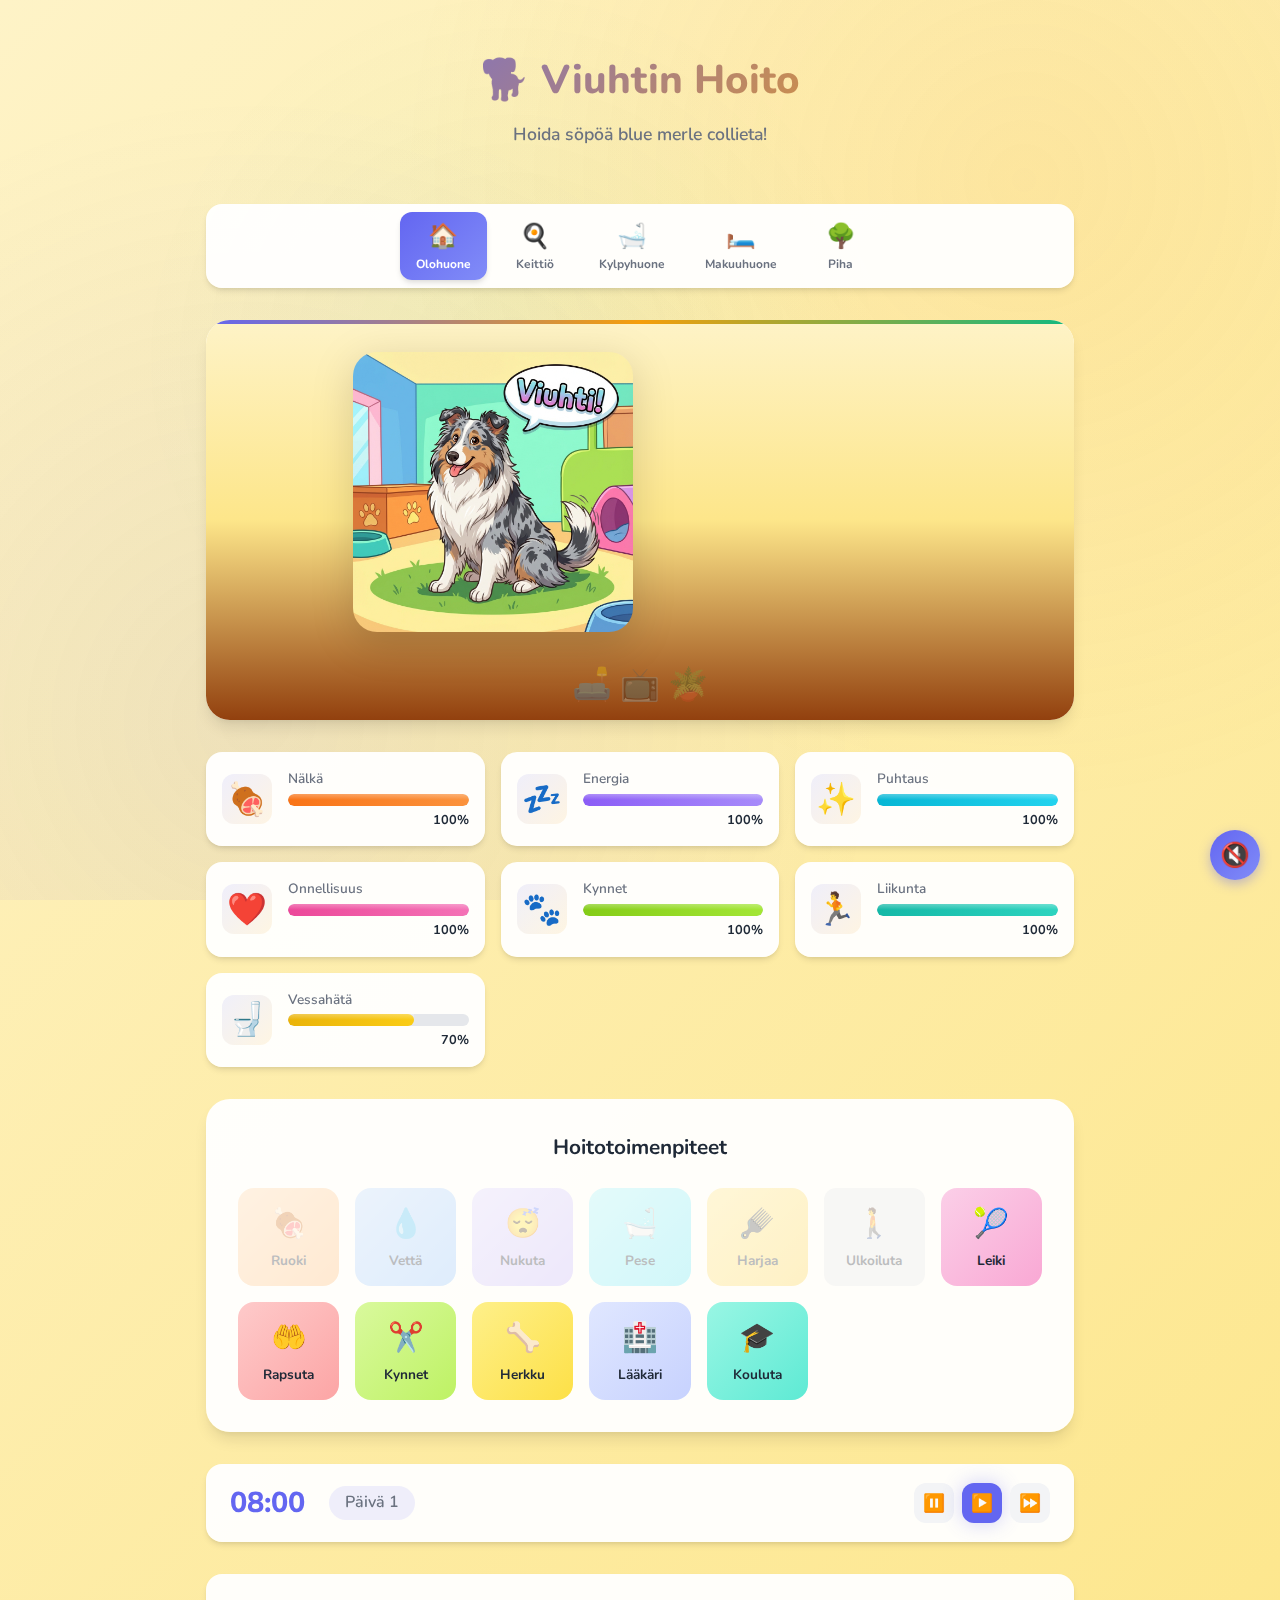
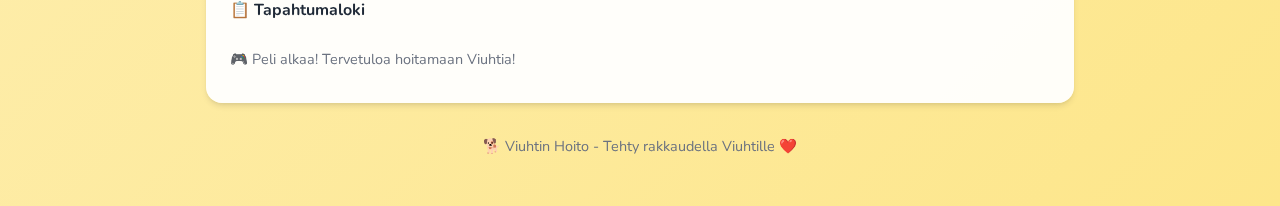
<file: Viuhtin_Hoito copy/index.html>
<!DOCTYPE html>
<html lang="fi">

<head>
    <meta charset="UTF-8">
    <meta name="viewport" content="width=device-width, initial-scale=1.0">
    <meta name="description"
        content="Viuhtin Hoito - Hoida söpöä blue merle collie -koiraa! Ruoki, pese, ulkoiluta ja leiki Viuhtin kanssa.">
    <title>Viuhtin Hoito - Koiranhoitopeli</title>
    <link rel="preconnect" href="https://fonts.googleapis.com">
    <link rel="preconnect" href="https://fonts.gstatic.com" crossorigin>
    <link href="https://fonts.googleapis.com/css2?family=Nunito:wght@400;600;700;800&display=swap" rel="stylesheet">
    <link rel="stylesheet" href="styles.css">
    <link rel="stylesheet" href="minigames.css">
</head>

<body>
    <div class="game-container">
        <!-- Header -->
        <header class="game-header">
            <h1>🐕 Viuhtin Hoito</h1>
            <p class="subtitle">Hoida söpöä blue merle collieta!</p>
        </header>

        <!-- Main Game Area -->
        <main class="game-main">
            <!-- Room Navigation -->
            <nav class="room-navigation">
                <button class="room-btn active" data-room="living" id="room-living">
                    <span class="room-icon">🏠</span>
                    <span class="room-name">Olohuone</span>
                </button>
                <button class="room-btn" data-room="kitchen" id="room-kitchen">
                    <span class="room-icon">🍳</span>
                    <span class="room-name">Keittiö</span>
                </button>
                <button class="room-btn" data-room="bathroom" id="room-bathroom">
                    <span class="room-icon">🛁</span>
                    <span class="room-name">Kylpyhuone</span>
                </button>
                <button class="room-btn" data-room="bedroom" id="room-bedroom">
                    <span class="room-icon">🛏️</span>
                    <span class="room-name">Makuuhuone</span>
                </button>
                <button class="room-btn" data-room="yard" id="room-yard">
                    <span class="room-icon">🌳</span>
                    <span class="room-name">Piha</span>
                </button>
            </nav>

            <!-- Viuhti Display Area with Room Background -->
            <section class="viuhti-section" id="viuhti-section">
                <div class="room-background" id="room-background">
                    <div class="room-decor" id="room-decor"></div>
                </div>
                <div class="viuhti-container">
                    <img id="viuhti-image" src="assets/viuhti_happy.png" alt="Viuhti koira" class="viuhti-image">
                    <div id="viuhti-speech" class="speech-bubble hidden">
                        <p id="speech-text"></p>
                    </div>
                    <div id="action-animation" class="action-animation hidden"></div>
                    <!-- Poop on floor container -->
                    <div id="poop-floor" class="poop-floor-overlay"></div>
                </div>
                <p id="viuhti-status" class="viuhti-status">Viuhti on iloinen! 🐾</p>
                <p id="room-indicator" class="room-indicator">📍 Olohuone</p>
            </section>

            <!-- Stats Section -->
            <section class="stats-section">
                <div class="stat-card">
                    <div class="stat-icon">🍖</div>
                    <div class="stat-info">
                        <span class="stat-label">Nälkä</span>
                        <div class="stat-bar">
                            <div id="hunger-bar" class="stat-fill hunger" style="width: 100%"></div>
                        </div>
                        <span id="hunger-value" class="stat-value">100%</span>
                    </div>
                </div>
                <div class="stat-card">
                    <div class="stat-icon">💤</div>
                    <div class="stat-info">
                        <span class="stat-label">Energia</span>
                        <div class="stat-bar">
                            <div id="energy-bar" class="stat-fill energy" style="width: 100%"></div>
                        </div>
                        <span id="energy-value" class="stat-value">100%</span>
                    </div>
                </div>
                <div class="stat-card">
                    <div class="stat-icon">✨</div>
                    <div class="stat-info">
                        <span class="stat-label">Puhtaus</span>
                        <div class="stat-bar">
                            <div id="cleanliness-bar" class="stat-fill cleanliness" style="width: 100%"></div>
                        </div>
                        <span id="cleanliness-value" class="stat-value">100%</span>
                    </div>
                </div>
                <div class="stat-card">
                    <div class="stat-icon">❤️</div>
                    <div class="stat-info">
                        <span class="stat-label">Onnellisuus</span>
                        <div class="stat-bar">
                            <div id="happiness-bar" class="stat-fill happiness" style="width: 100%"></div>
                        </div>
                        <span id="happiness-value" class="stat-value">100%</span>
                    </div>
                </div>
                <div class="stat-card">
                    <div class="stat-icon">🐾</div>
                    <div class="stat-info">
                        <span class="stat-label">Kynnet</span>
                        <div class="stat-bar">
                            <div id="nails-bar" class="stat-fill nails" style="width: 100%"></div>
                        </div>
                        <span id="nails-value" class="stat-value">100%</span>
                    </div>
                </div>
                <div class="stat-card">
                    <div class="stat-icon">🏃</div>
                    <div class="stat-info">
                        <span class="stat-label">Liikunta</span>
                        <div class="stat-bar">
                            <div id="exercise-bar" class="stat-fill exercise" style="width: 100%"></div>
                        </div>
                        <span id="exercise-value" class="stat-value">100%</span>
                    </div>
                </div>
                <!-- Vessahätä-mittari -->
                <div class="stat-card">
                    <div class="stat-icon">🚽</div>
                    <div class="stat-info">
                        <span class="stat-label">Vessahätä</span>
                        <div class="stat-bar">
                            <div id="bladder-bar" class="stat-fill bladder" style="width: 0%"></div>
                        </div>
                        <span id="bladder-value" class="stat-value">0%</span>
                    </div>
                </div>
            </section>

            <!-- Actions Section -->
            <section class="actions-section">
                <h2>Hoitotoimenpiteet</h2>
                <div class="actions-grid">
                    <button id="btn-feed" class="action-btn feed-btn" title="Ruoki Viuhtia">
                        <span class="btn-icon">🍖</span>
                        <span class="btn-text">Ruoki</span>
                    </button>
                    <button id="btn-water" class="action-btn water-btn" title="Anna vettä">
                        <span class="btn-icon">💧</span>
                        <span class="btn-text">Vettä</span>
                    </button>
                    <button id="btn-sleep" class="action-btn sleep-btn" title="Laita nukkumaan">
                        <span class="btn-icon">😴</span>
                        <span class="btn-text">Nukuta</span>
                    </button>
                    <button id="btn-wash" class="action-btn wash-btn" title="Pese Viuhti">
                        <span class="btn-icon">🛁</span>
                        <span class="btn-text">Pese</span>
                    </button>
                    <button id="btn-brush" class="action-btn brush-btn" title="Harjaa turkki">
                        <span class="btn-icon">🪮</span>
                        <span class="btn-text">Harjaa</span>
                    </button>
                    <button id="btn-walk" class="action-btn walk-btn" title="Ulkoiluta">
                        <span class="btn-icon">🚶</span>
                        <span class="btn-text">Ulkoiluta</span>
                    </button>
                    <button id="btn-play" class="action-btn play-btn" title="Leiki Viuhtin kanssa">
                        <span class="btn-icon">🎾</span>
                        <span class="btn-text">Leiki</span>
                    </button>
                    <button id="btn-pet" class="action-btn pet-btn" title="Rapsuta Viuhtia">
                        <span class="btn-icon">🤲</span>
                        <span class="btn-text">Rapsuta</span>
                    </button>
                    <button id="btn-nails" class="action-btn nails-btn" title="Leikkaa kynnet">
                        <span class="btn-icon">✂️</span>
                        <span class="btn-text">Kynnet</span>
                    </button>
                    <button id="btn-treat" class="action-btn treat-btn" title="Anna herkku">
                        <span class="btn-icon">🦴</span>
                        <span class="btn-text">Herkku</span>
                    </button>
                    <button id="btn-vet" class="action-btn vet-btn" title="Vie eläinlääkäriin">
                        <span class="btn-icon">🏥</span>
                        <span class="btn-text">Lääkäri</span>
                    </button>
                    <button id="btn-train" class="action-btn train-btn" title="Kouluta temppuja">
                        <span class="btn-icon">🎓</span>
                        <span class="btn-text">Kouluta</span>
                    </button>
                    <!-- Kakkasiivous-nappi (näkyy vain kun on kakkaa) -->
                    <button id="btn-cleanup" class="action-btn cleanup-btn hidden" title="Siivoa kakat">
                        <span class="btn-icon">🧹</span>
                        <span class="btn-text">Siivoa</span>
                    </button>
                </div>
            </section>

            <!-- Time & Day Info -->
            <section class="time-section">
                <div class="time-display">
                    <span id="game-time" class="game-time">08:00</span>
                    <span id="game-day" class="game-day">Päivä 1</span>
                </div>
                <div class="speed-controls">
                    <button id="btn-pause" class="speed-btn" title="Tauko">⏸️</button>
                    <button id="btn-normal" class="speed-btn active" title="Normaali nopeus">▶️</button>
                    <button id="btn-fast" class="speed-btn" title="Nopea">⏩</button>
                </div>
            </section>

            <!-- Activity Log -->
            <section class="log-section">
                <h3>📋 Tapahtumaloki</h3>
                <div id="activity-log" class="activity-log">
                    <p class="log-entry">🎮 Peli alkaa! Tervetuloa hoitamaan Viuhtia!</p>
                </div>
            </section>
        </main>

        <!-- Footer -->
        <footer class="game-footer">
            <p>🐕 Viuhtin Hoito - Tehty rakkaudella Viuhtille ❤️</p>
        </footer>
    </div>

    <!-- Notification Toast -->
    <div id="notification" class="notification hidden">
        <p id="notification-text"></p>
    </div>

    <!-- Music Control Button -->
    <div class="music-control">
        <button id="btn-music" class="music-btn" title="Musiikki päälle/pois">
            🔇
        </button>
    </div>

    <!-- Load scripts in correct order -->
    <script src="music.js"></script>
    <script src="minigames.js"></script>
    <script src="game.js"></script>
</body>

</html>
</file>
<file: Viuhtin_Hoito copy/styles.css>
/* ============================================
   VIUHTIN HOITO - KOIRANHOITOPELI
   Tyylit ja visuaalinen ilme
   ============================================ */

/* CSS Custom Properties - Design Tokens */
:root {
    /* Colors - Warm, friendly palette */
    --color-primary: #6366f1;
    --color-primary-dark: #4f46e5;
    --color-primary-light: #818cf8;

    --color-secondary: #f59e0b;
    --color-secondary-dark: #d97706;
    --color-secondary-light: #fbbf24;

    --color-success: #10b981;
    --color-success-dark: #059669;

    --color-warning: #f59e0b;
    --color-danger: #ef4444;
    --color-info: #3b82f6;

    /* Background colors */
    --bg-gradient-start: #fef3c7;
    --bg-gradient-end: #fde68a;
    --bg-card: rgba(255, 255, 255, 0.95);
    --bg-card-hover: rgba(255, 255, 255, 1);

    /* Text colors */
    --text-primary: #1f2937;
    --text-secondary: #6b7280;
    --text-light: #9ca3af;

    /* Stat bar colors */
    --stat-hunger: linear-gradient(90deg, #f97316, #fb923c);
    --stat-energy: linear-gradient(90deg, #8b5cf6, #a78bfa);
    --stat-cleanliness: linear-gradient(90deg, #06b6d4, #22d3ee);
    --stat-happiness: linear-gradient(90deg, #ec4899, #f472b6);
    --stat-nails: linear-gradient(90deg, #84cc16, #a3e635);
    --stat-exercise: linear-gradient(90deg, #14b8a6, #2dd4bf);

    /* Shadows */
    --shadow-sm: 0 1px 2px rgba(0, 0, 0, 0.05);
    --shadow-md: 0 4px 6px -1px rgba(0, 0, 0, 0.1), 0 2px 4px -1px rgba(0, 0, 0, 0.06);
    --shadow-lg: 0 10px 15px -3px rgba(0, 0, 0, 0.1), 0 4px 6px -2px rgba(0, 0, 0, 0.05);
    --shadow-xl: 0 20px 25px -5px rgba(0, 0, 0, 0.1), 0 10px 10px -5px rgba(0, 0, 0, 0.04);
    --shadow-glow: 0 0 20px rgba(99, 102, 241, 0.3);

    /* Border radius */
    --radius-sm: 0.375rem;
    --radius-md: 0.75rem;
    --radius-lg: 1rem;
    --radius-xl: 1.5rem;
    --radius-full: 9999px;

    /* Transitions */
    --transition-fast: 150ms ease;
    --transition-normal: 250ms ease;
    --transition-slow: 350ms ease;

    /* Spacing */
    --space-xs: 0.25rem;
    --space-sm: 0.5rem;
    --space-md: 1rem;
    --space-lg: 1.5rem;
    --space-xl: 2rem;
    --space-2xl: 3rem;
}

/* Reset & Base */
*,
*::before,
*::after {
    box-sizing: border-box;
    margin: 0;
    padding: 0;
}

html {
    font-size: 16px;
    scroll-behavior: smooth;
}

body {
    font-family: 'Nunito', -apple-system, BlinkMacSystemFont, 'Segoe UI', Roboto, sans-serif;
    background: linear-gradient(135deg, var(--bg-gradient-start) 0%, var(--bg-gradient-end) 100%);
    min-height: 100vh;
    color: var(--text-primary);
    line-height: 1.6;
    overflow-x: hidden;
}

/* Animated background */
body::before {
    content: '';
    position: fixed;
    top: 0;
    left: 0;
    right: 0;
    bottom: 0;
    background:
        radial-gradient(circle at 20% 80%, rgba(99, 102, 241, 0.1) 0%, transparent 50%),
        radial-gradient(circle at 80% 20%, rgba(245, 158, 11, 0.1) 0%, transparent 50%),
        radial-gradient(circle at 40% 40%, rgba(16, 185, 129, 0.05) 0%, transparent 40%);
    pointer-events: none;
    z-index: -1;
}

/* ============================================
   Game Container
   ============================================ */
.game-container {
    max-width: 900px;
    margin: 0 auto;
    padding: var(--space-md);
    min-height: 100vh;
    display: flex;
    flex-direction: column;
}

/* ============================================
   Header
   ============================================ */
.game-header {
    text-align: center;
    padding: var(--space-xl) var(--space-md);
    margin-bottom: var(--space-lg);
}

.game-header h1 {
    font-size: 2.5rem;
    font-weight: 800;
    background: linear-gradient(135deg, var(--color-primary) 0%, var(--color-secondary) 100%);
    -webkit-background-clip: text;
    -webkit-text-fill-color: transparent;
    background-clip: text;
    text-shadow: none;
    margin-bottom: var(--space-sm);
    animation: titlePulse 3s ease-in-out infinite;
}

@keyframes titlePulse {

    0%,
    100% {
        transform: scale(1);
    }

    50% {
        transform: scale(1.02);
    }
}

.subtitle {
    font-size: 1.1rem;
    color: var(--text-secondary);
    font-weight: 600;
}

/* ============================================
   Main Game Area
   ============================================ */
.game-main {
    flex: 1;
    display: flex;
    flex-direction: column;
    gap: var(--space-xl);
}

/* ============================================
   Room Navigation
   ============================================ */
.room-navigation {
    display: flex;
    gap: var(--space-sm);
    justify-content: center;
    flex-wrap: wrap;
    padding: var(--space-sm);
    background: var(--bg-card);
    border-radius: var(--radius-lg);
    box-shadow: var(--shadow-md);
}

.room-btn {
    display: flex;
    flex-direction: column;
    align-items: center;
    gap: 4px;
    padding: var(--space-sm) var(--space-md);
    border: none;
    border-radius: var(--radius-md);
    background: transparent;
    cursor: pointer;
    transition: all var(--transition-fast);
    font-family: inherit;
    min-width: 80px;
}

.room-btn:hover {
    background: rgba(99, 102, 241, 0.1);
    transform: translateY(-2px);
}

.room-btn.active {
    background: linear-gradient(135deg, var(--color-primary), var(--color-primary-light));
    color: white;
    box-shadow: var(--shadow-md);
}

.room-btn.active .room-name {
    color: white;
}

.room-icon {
    font-size: 1.5rem;
}

.room-name {
    font-size: 0.75rem;
    font-weight: 700;
    color: var(--text-secondary);
}

/* Room indicator */
.room-indicator {
    font-size: 0.9rem;
    font-weight: 600;
    color: var(--text-secondary);
    margin-top: var(--space-sm);
}

/* ============================================
   Viuhti Section
   ============================================ */
.viuhti-section {
    background: var(--bg-card);
    border-radius: var(--radius-xl);
    padding: var(--space-xl);
    box-shadow: var(--shadow-lg);
    text-align: center;
    position: relative;
    overflow: hidden;
    min-height: 400px;
}

/* Room Background */
.room-background {
    position: absolute;
    top: 0;
    left: 0;
    right: 0;
    bottom: 0;
    z-index: 0;
    transition: all 0.5s ease;
}

/* Room-specific backgrounds */
.viuhti-section[data-room="living"] .room-background,
.viuhti-section .room-background {
    background: linear-gradient(180deg, #fef3c7 0%, #fde68a 50%, #92400e 100%);
}

.viuhti-section[data-room="kitchen"] .room-background {
    background: linear-gradient(180deg, #fef9c3 0%, #fef08a 50%, #a3a3a3 100%);
}

.viuhti-section[data-room="bathroom"] .room-background {
    background: linear-gradient(180deg, #e0f2fe 0%, #7dd3fc 50%, #e0e7ff 100%);
}

.viuhti-section[data-room="bedroom"] .room-background {
    background: linear-gradient(180deg, #ddd6fe 0%, #c4b5fd 50%, #1e1b4b 100%);
}

.viuhti-section[data-room="yard"] .room-background {
    background: linear-gradient(180deg, #93c5fd 0%, #93c5fd 40%, #4ade80 40%, #22c55e 100%);
}

/* Room decorations */
.room-decor {
    position: absolute;
    bottom: 0;
    left: 0;
    right: 0;
    font-size: 2rem;
    opacity: 0.3;
    text-align: center;
    padding: 10px;
}

.viuhti-section::before {
    content: '';
    position: absolute;
    top: 0;
    left: 0;
    right: 0;
    height: 4px;
    background: linear-gradient(90deg, var(--color-primary), var(--color-secondary), var(--color-success));
    z-index: 2;
}

.viuhti-container {
    position: relative;
    display: inline-block;
    z-index: 1;
}

.viuhti-image {
    width: 280px;
    height: 280px;
    object-fit: contain;
    border-radius: var(--radius-xl);
    transition: transform var(--transition-normal);
    filter: drop-shadow(0 10px 20px rgba(0, 0, 0, 0.15));
    animation: viuhtiBreathe 4s ease-in-out infinite;
}

@keyframes viuhtiBreathe {

    0%,
    100% {
        transform: translateY(0) scale(1);
    }

    50% {
        transform: translateY(-5px) scale(1.02);
    }
}

.viuhti-image:hover {
    transform: scale(1.05);
}

.viuhti-image.action-active {
    animation: viuhtiAction 0.5s ease-in-out;
}

@keyframes viuhtiAction {

    0%,
    100% {
        transform: scale(1) rotate(0deg);
    }

    25% {
        transform: scale(1.1) rotate(-5deg);
    }

    75% {
        transform: scale(1.1) rotate(5deg);
    }
}

/* Speech Bubble */
.speech-bubble {
    position: absolute;
    top: -20px;
    right: -80px;
    background: white;
    border-radius: var(--radius-lg);
    padding: var(--space-sm) var(--space-md);
    box-shadow: var(--shadow-md);
    max-width: 150px;
    font-size: 0.9rem;
    font-weight: 600;
    color: var(--text-primary);
    animation: bubblePop 0.3s ease-out;
}

.speech-bubble::before {
    content: '';
    position: absolute;
    bottom: 10px;
    left: -10px;
    border: 10px solid transparent;
    border-right-color: white;
}

@keyframes bubblePop {
    0% {
        transform: scale(0);
        opacity: 0;
    }

    50% {
        transform: scale(1.1);
    }

    100% {
        transform: scale(1);
        opacity: 1;
    }
}

/* Action Animation Overlay */
.action-animation {
    position: absolute;
    top: 50%;
    left: 50%;
    transform: translate(-50%, -50%);
    font-size: 4rem;
    animation: actionPop 0.8s ease-out forwards;
    pointer-events: none;
}

@keyframes actionPop {
    0% {
        transform: translate(-50%, -50%) scale(0);
        opacity: 1;
    }

    50% {
        transform: translate(-50%, -50%) scale(1.5);
        opacity: 1;
    }

    100% {
        transform: translate(-50%, -80%) scale(1);
        opacity: 0;
    }
}

.viuhti-status {
    margin-top: var(--space-lg);
    font-size: 1.2rem;
    font-weight: 700;
    color: var(--text-primary);
    padding: var(--space-sm) var(--space-lg);
    background: linear-gradient(135deg, rgba(99, 102, 241, 0.1), rgba(245, 158, 11, 0.1));
    border-radius: var(--radius-full);
    display: inline-block;
}

.hidden {
    display: none !important;
}

/* ============================================
   Stats Section
   ============================================ */
.stats-section {
    display: grid;
    grid-template-columns: repeat(auto-fit, minmax(250px, 1fr));
    gap: var(--space-md);
}

.stat-card {
    background: var(--bg-card);
    border-radius: var(--radius-lg);
    padding: var(--space-md);
    box-shadow: var(--shadow-md);
    display: flex;
    align-items: center;
    gap: var(--space-md);
    transition: transform var(--transition-fast), box-shadow var(--transition-fast);
}

.stat-card:hover {
    transform: translateY(-2px);
    box-shadow: var(--shadow-lg);
}

.stat-icon {
    font-size: 2rem;
    width: 50px;
    height: 50px;
    display: flex;
    align-items: center;
    justify-content: center;
    background: linear-gradient(135deg, rgba(99, 102, 241, 0.1), rgba(245, 158, 11, 0.1));
    border-radius: var(--radius-md);
}

.stat-info {
    flex: 1;
}

.stat-label {
    display: block;
    font-size: 0.85rem;
    font-weight: 600;
    color: var(--text-secondary);
    margin-bottom: var(--space-xs);
}

.stat-bar {
    height: 12px;
    background: #e5e7eb;
    border-radius: var(--radius-full);
    overflow: hidden;
    position: relative;
}

.stat-fill {
    height: 100%;
    border-radius: var(--radius-full);
    transition: width var(--transition-normal);
    position: relative;
}

.stat-fill::after {
    content: '';
    position: absolute;
    top: 0;
    left: 0;
    right: 0;
    bottom: 0;
    background: linear-gradient(180deg, rgba(255, 255, 255, 0.3) 0%, transparent 50%);
}

.stat-fill.hunger {
    background: var(--stat-hunger);
}

.stat-fill.energy {
    background: var(--stat-energy);
}

.stat-fill.cleanliness {
    background: var(--stat-cleanliness);
}

.stat-fill.happiness {
    background: var(--stat-happiness);
}

.stat-fill.nails {
    background: var(--stat-nails);
}

.stat-fill.exercise {
    background: var(--stat-exercise);
}

/* Low stat warning */
.stat-fill.low {
    animation: lowStatPulse 1s ease-in-out infinite;
}

@keyframes lowStatPulse {

    0%,
    100% {
        opacity: 1;
    }

    50% {
        opacity: 0.6;
    }
}

.stat-value {
    display: block;
    font-size: 0.8rem;
    font-weight: 700;
    color: var(--text-primary);
    margin-top: var(--space-xs);
    text-align: right;
}

/* ============================================
   Actions Section
   ============================================ */
.actions-section {
    background: var(--bg-card);
    border-radius: var(--radius-xl);
    padding: var(--space-xl);
    box-shadow: var(--shadow-lg);
}

.actions-section h2 {
    text-align: center;
    font-size: 1.3rem;
    font-weight: 700;
    color: var(--text-primary);
    margin-bottom: var(--space-lg);
}

.actions-grid {
    display: grid;
    grid-template-columns: repeat(auto-fit, minmax(100px, 1fr));
    gap: var(--space-md);
}

.action-btn {
    display: flex;
    flex-direction: column;
    align-items: center;
    justify-content: center;
    gap: var(--space-sm);
    padding: var(--space-md);
    border: none;
    border-radius: var(--radius-lg);
    background: linear-gradient(135deg, #f3f4f6, #e5e7eb);
    cursor: pointer;
    transition: all var(--transition-fast);
    font-family: inherit;
    position: relative;
    overflow: hidden;
}

.action-btn::before {
    content: '';
    position: absolute;
    top: 0;
    left: 0;
    right: 0;
    bottom: 0;
    background: linear-gradient(135deg, rgba(255, 255, 255, 0.5), transparent);
    opacity: 0;
    transition: opacity var(--transition-fast);
}

.action-btn:hover::before {
    opacity: 1;
}

.action-btn:hover {
    transform: translateY(-3px) scale(1.02);
    box-shadow: var(--shadow-lg);
}

.action-btn:active {
    transform: translateY(-1px) scale(0.98);
}

.action-btn:disabled {
    opacity: 0.5;
    cursor: not-allowed;
    transform: none;
}

.btn-icon {
    font-size: 1.8rem;
}

.btn-text {
    font-size: 0.85rem;
    font-weight: 700;
    color: var(--text-primary);
}

/* Button color variations */
.feed-btn {
    background: linear-gradient(135deg, #fed7aa, #fdba74);
}

.water-btn {
    background: linear-gradient(135deg, #bfdbfe, #93c5fd);
}

.sleep-btn {
    background: linear-gradient(135deg, #ddd6fe, #c4b5fd);
}

.wash-btn {
    background: linear-gradient(135deg, #a5f3fc, #67e8f9);
}

.brush-btn {
    background: linear-gradient(135deg, #fde68a, #fcd34d);
}

.walk-btn {
    background: linear-gradient(135deg, #bbf7d0, #86efac);
}

.play-btn {
    background: linear-gradient(135deg, #fbcfe8, #f9a8d4);
}

.pet-btn {
    background: linear-gradient(135deg, #fecaca, #fca5a5);
}

.nails-btn {
    background: linear-gradient(135deg, #d9f99d, #bef264);
}

.treat-btn {
    background: linear-gradient(135deg, #fef08a, #fde047);
}

.vet-btn {
    background: linear-gradient(135deg, #e0e7ff, #c7d2fe);
}

.train-btn {
    background: linear-gradient(135deg, #99f6e4, #5eead4);
}

.cleanup-btn {
    background: linear-gradient(135deg, #a78bfa, #c4b5fd);
}

/* Button cooldown animation */
.action-btn.cooldown {
    pointer-events: none;
}

.action-btn.cooldown::after {
    content: '';
    position: absolute;
    top: 0;
    left: 0;
    bottom: 0;
    background: rgba(0, 0, 0, 0.2);
    animation: cooldownSweep 2s linear forwards;
}

@keyframes cooldownSweep {
    0% {
        right: 0;
    }

    100% {
        right: 100%;
    }
}

/* ============================================
   Time Section
   ============================================ */
.time-section {
    background: var(--bg-card);
    border-radius: var(--radius-lg);
    padding: var(--space-md) var(--space-lg);
    box-shadow: var(--shadow-md);
    display: flex;
    justify-content: space-between;
    align-items: center;
    flex-wrap: wrap;
    gap: var(--space-md);
}

.time-display {
    display: flex;
    align-items: center;
    gap: var(--space-lg);
}

.game-time {
    font-size: 1.8rem;
    font-weight: 800;
    color: var(--color-primary);
    font-variant-numeric: tabular-nums;
}

.game-day {
    font-size: 1rem;
    font-weight: 600;
    color: var(--text-secondary);
    background: rgba(99, 102, 241, 0.1);
    padding: var(--space-xs) var(--space-md);
    border-radius: var(--radius-full);
}

.speed-controls {
    display: flex;
    gap: var(--space-sm);
}

.speed-btn {
    width: 40px;
    height: 40px;
    border: none;
    border-radius: var(--radius-md);
    background: #f3f4f6;
    cursor: pointer;
    font-size: 1.1rem;
    transition: all var(--transition-fast);
    display: flex;
    align-items: center;
    justify-content: center;
}

.speed-btn:hover {
    background: #e5e7eb;
    transform: scale(1.05);
}

.speed-btn.active {
    background: var(--color-primary);
    box-shadow: var(--shadow-glow);
}

/* ============================================
   Activity Log
   ============================================ */
.log-section {
    background: var(--bg-card);
    border-radius: var(--radius-lg);
    padding: var(--space-lg);
    box-shadow: var(--shadow-md);
}

.log-section h3 {
    font-size: 1rem;
    font-weight: 700;
    color: var(--text-primary);
    margin-bottom: var(--space-md);
}

.activity-log {
    max-height: 150px;
    overflow-y: auto;
    padding-right: var(--space-sm);
}

.activity-log::-webkit-scrollbar {
    width: 6px;
}

.activity-log::-webkit-scrollbar-track {
    background: #f3f4f6;
    border-radius: var(--radius-full);
}

.activity-log::-webkit-scrollbar-thumb {
    background: #d1d5db;
    border-radius: var(--radius-full);
}

.log-entry {
    padding: var(--space-sm) 0;
    font-size: 0.9rem;
    color: var(--text-secondary);
    border-bottom: 1px solid #f3f4f6;
    animation: logSlideIn 0.3s ease-out;
}

.log-entry:last-child {
    border-bottom: none;
}

@keyframes logSlideIn {
    from {
        opacity: 0;
        transform: translateX(-10px);
    }

    to {
        opacity: 1;
        transform: translateX(0);
    }
}

/* ============================================
   Footer
   ============================================ */
.game-footer {
    text-align: center;
    padding: var(--space-xl) var(--space-md);
    color: var(--text-secondary);
    font-size: 0.9rem;
}

/* ============================================
   Notification Toast
   ============================================ */
.notification {
    position: fixed;
    bottom: 20px;
    left: 50%;
    transform: translateX(-50%);
    background: var(--text-primary);
    color: white;
    padding: var(--space-md) var(--space-xl);
    border-radius: var(--radius-lg);
    box-shadow: var(--shadow-xl);
    z-index: 1000;
    animation: notificationSlide 0.3s ease-out;
}

@keyframes notificationSlide {
    from {
        opacity: 0;
        transform: translateX(-50%) translateY(20px);
    }

    to {
        opacity: 1;
        transform: translateX(-50%) translateY(0);
    }
}

.notification.hidden {
    display: none;
}

/* ============================================
   Responsive Design
   ============================================ */
@media (max-width: 768px) {
    .game-header h1 {
        font-size: 2rem;
    }

    .viuhti-image {
        width: 200px;
        height: 200px;
    }

    .stats-section {
        grid-template-columns: 1fr;
    }

    .actions-grid {
        grid-template-columns: repeat(3, 1fr);
    }

    .time-section {
        flex-direction: column;
        text-align: center;
    }

    .speech-bubble {
        right: -40px;
        font-size: 0.8rem;
        max-width: 120px;
    }
}

@media (max-width: 480px) {
    .game-container {
        padding: var(--space-sm);
    }

    .game-header h1 {
        font-size: 1.6rem;
    }

    .viuhti-image {
        width: 160px;
        height: 160px;
    }

    .actions-grid {
        grid-template-columns: repeat(2, 1fr);
        gap: var(--space-sm);
    }

    .action-btn {
        padding: var(--space-sm);
    }

    .btn-icon {
        font-size: 1.5rem;
    }

    .btn-text {
        font-size: 0.75rem;
    }
}

/* ============================================
   Dark Mode Support (optional)
   ============================================ */
@media (prefers-color-scheme: dark) {
    :root {
        --bg-gradient-start: #1f2937;
        --bg-gradient-end: #111827;
        --bg-card: rgba(31, 41, 55, 0.95);
        --text-primary: #f9fafb;
        --text-secondary: #9ca3af;
    }

    .stat-bar {
        background: #374151;
    }

    .action-btn {
        background: linear-gradient(135deg, #374151, #4b5563);
    }

    .btn-text {
        color: #f9fafb;
    }

    .speech-bubble {
        background: #374151;
        color: #f9fafb;
    }

    .speech-bubble::before {
        border-right-color: #374151;
    }

    .log-entry {
        border-bottom-color: #374151;
    }

    .speed-btn {
        background: #374151;
        color: #f9fafb;
    }

    .speed-btn:hover {
        background: #4b5563;
    }
}
</file>
<file: Viuhtin_Hoito copy/minigames.css>
/* ============================================
   MINIPELIEN TYYLIT
   ============================================ */

/* Overlay */
.minigame-overlay {
    position: fixed;
    top: 0;
    left: 0;
    right: 0;
    bottom: 0;
    background: rgba(0, 0, 0, 0.8);
    display: flex;
    align-items: center;
    justify-content: center;
    z-index: 2000;
    animation: overlayFadeIn 0.3s ease;
}

.minigame-overlay.hidden {
    display: none;
}

@keyframes overlayFadeIn {
    from {
        opacity: 0;
    }

    to {
        opacity: 1;
    }
}

.minigame-container {
    background: linear-gradient(135deg, #fef3c7 0%, #fde68a 100%);
    border-radius: 24px;
    padding: 24px;
    max-width: 500px;
    width: 90%;
    max-height: 90vh;
    overflow: hidden;
    box-shadow: 0 25px 50px -12px rgba(0, 0, 0, 0.5);
    animation: containerPop 0.4s cubic-bezier(0.175, 0.885, 0.32, 1.275);
}

@keyframes containerPop {
    from {
        transform: scale(0.8);
        opacity: 0;
    }

    to {
        transform: scale(1);
        opacity: 1;
    }
}

.minigame-header {
    display: flex;
    justify-content: space-between;
    align-items: center;
    margin-bottom: 16px;
}

.minigame-header h2 {
    font-size: 1.5rem;
    font-weight: 800;
    color: #1f2937;
    margin: 0;
}

.minigame-close {
    width: 40px;
    height: 40px;
    border: none;
    border-radius: 50%;
    background: rgba(239, 68, 68, 0.1);
    color: #ef4444;
    font-size: 1.2rem;
    cursor: pointer;
    transition: all 0.2s;
}

.minigame-close:hover {
    background: #ef4444;
    color: white;
}

.minigame-instructions {
    text-align: center;
    font-size: 1rem;
    color: #6b7280;
    margin-bottom: 20px;
    padding: 12px;
    background: rgba(255, 255, 255, 0.6);
    border-radius: 12px;
}

.minigame-area {
    min-height: 300px;
    background: rgba(255, 255, 255, 0.8);
    border-radius: 16px;
    position: relative;
    overflow: hidden;
}

.minigame-progress {
    height: 12px;
    background: #e5e7eb;
    border-radius: 999px;
    margin-top: 20px;
    overflow: hidden;
}

.minigame-progress-bar {
    height: 100%;
    background: linear-gradient(90deg, #10b981, #34d399);
    border-radius: 999px;
    transition: width 0.3s ease;
}

.minigame-score {
    text-align: center;
    font-size: 1.2rem;
    font-weight: 700;
    color: #10b981;
    margin-top: 16px;
    min-height: 30px;
}

/* ============================================
   Harjaus-peli (Brushing Game)
   ============================================ */

.brush-game {
    height: 300px;
    position: relative;
    cursor: none;
    user-select: none;
}

.brush-viuhti {
    position: absolute;
    top: 50%;
    left: 50%;
    transform: translate(-50%, -50%);
}

.brush-dog-img {
    width: 200px;
    height: 200px;
    object-fit: contain;
    pointer-events: none;
}

.brush-fur-overlay {
    position: absolute;
    top: 0;
    left: 0;
    right: 0;
    bottom: 0;
    pointer-events: none;
}

.brush-tool {
    position: absolute;
    font-size: 3rem;
    pointer-events: none;
    transition: transform 0.1s;
    filter: drop-shadow(0 4px 6px rgba(0, 0, 0, 0.2));
    z-index: 10;
}

.brush-mark {
    position: absolute;
    font-size: 1.5rem;
    animation: sparkle 1s ease-out forwards;
    pointer-events: none;
}

@keyframes sparkle {
    0% {
        transform: scale(0) rotate(0deg);
        opacity: 1;
    }

    50% {
        transform: scale(1.5) rotate(180deg);
        opacity: 1;
    }

    100% {
        transform: scale(0.5) rotate(360deg) translateY(-30px);
        opacity: 0;
    }
}

/* ============================================
   Kynsienleikkuu-peli (Nail Trimming Game)
   ============================================ */

.nail-game {
    height: 300px;
    display: flex;
    flex-direction: column;
    align-items: center;
    justify-content: space-between;
    padding: 20px;
}

.nail-paw {
    position: relative;
    font-size: 4rem;
}

.paw-pad {
    filter: drop-shadow(0 4px 6px rgba(0, 0, 0, 0.2));
}

.nails-container {
    position: absolute;
    top: -20px;
    left: 50%;
    transform: translateX(-50%);
    display: flex;
    flex-wrap: wrap;
    justify-content: center;
    width: 120px;
    gap: 8px;
}

.nail {
    font-size: 1.5rem;
    transition: all 0.3s;
}

.nail.clipped {
    animation: clipNail 0.5s ease;
}

@keyframes clipNail {
    0% {
        transform: scale(1);
    }

    50% {
        transform: scale(1.3) rotate(10deg);
    }

    100% {
        transform: scale(1);
    }
}

.nail-buttons {
    display: flex;
    gap: 12px;
}

.nail-btn {
    width: 60px;
    height: 60px;
    border: none;
    border-radius: 12px;
    background: linear-gradient(135deg, #6366f1, #818cf8);
    color: white;
    font-size: 1.5rem;
    font-weight: 700;
    cursor: pointer;
    transition: all 0.2s;
    box-shadow: 0 4px 12px rgba(99, 102, 241, 0.3);
}

.nail-btn:hover {
    transform: translateY(-2px);
    box-shadow: 0 6px 16px rgba(99, 102, 241, 0.4);
}

.nail-btn:active {
    transform: translateY(0);
}

.nail-btn.correct {
    background: linear-gradient(135deg, #10b981, #34d399);
    animation: correctPulse 0.3s ease;
}

.nail-btn.wrong {
    background: linear-gradient(135deg, #ef4444, #f87171);
    animation: wrongShake 0.3s ease;
}

@keyframes correctPulse {

    0%,
    100% {
        transform: scale(1);
    }

    50% {
        transform: scale(1.1);
    }
}

@keyframes wrongShake {

    0%,
    100% {
        transform: translateX(0);
    }

    25% {
        transform: translateX(-5px);
    }

    75% {
        transform: translateX(5px);
    }
}

.nail-sequence {
    font-size: 1.2rem;
    font-weight: 700;
    color: #6366f1;
    padding: 8px 16px;
    background: rgba(99, 102, 241, 0.1);
    border-radius: 999px;
    opacity: 0;
    transition: opacity 0.3s;
}

.nail-sequence.show {
    opacity: 1;
}

/* ============================================
   UUSI: Visuaalinen kynsienleikkuu-peli
   ============================================ */

.nail-visual-game {
    height: 320px;
    display: flex;
    flex-direction: column;
    align-items: center;
    padding: 10px;
    gap: 10px;
}

.paw-display {
    flex: 1;
    width: 100%;
    position: relative;
    display: flex;
    align-items: center;
    justify-content: center;
    cursor: none;
}

/* Realistinen tassukuva */
.realistic-paw-container {
    position: relative;
    width: 280px;
    height: 280px;
}

.realistic-paw-img {
    width: 100%;
    height: 100%;
    object-fit: contain;
    border-radius: 16px;
    box-shadow: 0 8px 24px rgba(0, 0, 0, 0.2);
}

/* Kynsi-hotspotit kuvan päällä */
.nail-hotspot {
    position: absolute;
    width: 40px;
    height: 50px;
    cursor: pointer;
    border-radius: 50%;
    transition: all 0.3s ease;
    z-index: 10;
}

.nail-hotspot:hover {
    transform: scale(1.15);
}

.nail-hotspot:hover .nail-highlight {
    opacity: 1;
    box-shadow: 0 0 20px rgba(239, 68, 68, 0.8);
}

.nail-highlight {
    position: absolute;
    top: 0;
    left: 0;
    right: 0;
    bottom: 0;
    border: 3px solid rgba(239, 68, 68, 0.8);
    border-radius: 50%;
    opacity: 0;
    transition: all 0.3s ease;
    animation: pulseHighlight 1.5s ease-in-out infinite;
}

@keyframes pulseHighlight {

    0%,
    100% {
        transform: scale(1);
        opacity: 0.5;
    }

    50% {
        transform: scale(1.1);
        opacity: 0.8;
    }
}

.nail-cut-indicator {
    position: absolute;
    top: 50%;
    left: 50%;
    transform: translate(-50%, -50%) scale(0);
    font-size: 1.5rem;
    color: #10b981;
    opacity: 0;
    transition: all 0.3s ease;
}

.nail-hotspot.clipped .nail-cut-indicator {
    transform: translate(-50%, -50%) scale(1);
    opacity: 1;
}

.nail-hotspot.clipped .nail-highlight {
    border-color: #10b981;
    opacity: 1;
    animation: none;
}

/* Kynsi-hotspottien sijainnit (säädä kuvan mukaan) */
.nail-hotspot-1 {
    top: 8%;
    left: 12%;
}

.nail-hotspot-2 {
    top: 3%;
    left: 32%;
}

.nail-hotspot-3 {
    top: 3%;
    right: 32%;
}

.nail-hotspot-4 {
    top: 8%;
    right: 12%;
}

/* Vanha CSS-tassu piilossa (varalle) */
.paw-background {
    width: 220px;
    height: 220px;
    position: relative;
    display: none;
}

/* Tassun tyynyt */
.paw-pad {
    position: absolute;
    background: linear-gradient(145deg, #8B6B5C, #6B4F43);
    border-radius: 50%;
    box-shadow:
        inset 0 2px 4px rgba(255, 255, 255, 0.2),
        inset 0 -2px 4px rgba(0, 0, 0, 0.3),
        0 4px 8px rgba(0, 0, 0, 0.2);
}

.main-pad {
    width: 100px;
    height: 80px;
    bottom: 20px;
    left: 50%;
    transform: translateX(-50%);
    border-radius: 45% 45% 50% 50%;
}

.toe-pad {
    width: 45px;
    height: 50px;
    border-radius: 50% 50% 45% 45%;
}

.toe-1 {
    top: 40px;
    left: 15px;
    transform: rotate(-20deg);
}

.toe-2 {
    top: 20px;
    left: 55px;
    transform: rotate(-5deg);
}

.toe-3 {
    top: 20px;
    right: 55px;
    transform: rotate(5deg);
}

.toe-4 {
    top: 40px;
    right: 15px;
    transform: rotate(20deg);
}

/* Kynnet */
.nail-clickable {
    position: absolute;
    cursor: pointer;
    transition: all 0.3s ease;
    z-index: 10;
}

.nail-clickable:hover {
    transform: scale(1.1);
}

.nail-clickable:hover .nail-body {
    background: linear-gradient(145deg, #f0f0f0, #d0d0d0);
    box-shadow: 0 0 15px rgba(239, 68, 68, 0.6);
}

.nail-body {
    width: 18px;
    height: 35px;
    background: linear-gradient(145deg, #e8e0dc, #c9bdb7);
    border-radius: 5px 5px 50% 50%;
    box-shadow:
        inset 0 2px 3px rgba(255, 255, 255, 0.4),
        0 2px 4px rgba(0, 0, 0, 0.3);
    transition: all 0.2s ease;
}

/* Kynsien sijainnit */
.nail-1 {
    top: 5px;
    left: 25px;
    transform: rotate(-35deg);
}

.nail-2 {
    top: -15px;
    left: 65px;
    transform: rotate(-10deg);
}

.nail-3 {
    top: -15px;
    right: 65px;
    transform: rotate(10deg);
}

.nail-4 {
    top: 5px;
    right: 25px;
    transform: rotate(35deg);
}

/* Leikattu kynsi */
.nail-clickable.clipped .nail-body {
    height: 15px;
    background: linear-gradient(145deg, #d4c4be, #b8a89f);
    animation: nailClipAnimation 0.4s ease;
}

.nail-clickable.clipped::after {
    content: '✓';
    position: absolute;
    top: -20px;
    left: 50%;
    transform: translateX(-50%);
    font-size: 1.2rem;
    color: #10b981;
    animation: checkmarkPop 0.4s ease;
}

@keyframes nailClipAnimation {
    0% {
        transform: scale(1);
    }

    30% {
        transform: scale(1.2);
    }

    60% {
        transform: scale(0.9);
    }

    100% {
        transform: scale(1);
    }
}

@keyframes checkmarkPop {
    0% {
        transform: translateX(-50%) scale(0);
        opacity: 0;
    }

    50% {
        transform: translateX(-50%) scale(1.3);
        opacity: 1;
    }

    100% {
        transform: translateX(-50%) scale(1);
        opacity: 1;
    }
}

/* Sakset-kursori */
.scissors-cursor {
    position: absolute;
    font-size: 2.5rem;
    pointer-events: none;
    z-index: 100;
    opacity: 0;
    transition: opacity 0.2s;
    transform: translate(-50%, -50%) rotate(-45deg);
    filter: drop-shadow(0 2px 4px rgba(0, 0, 0, 0.3));
}

.scissors-cursor.snipping {
    animation: snipAnimation 0.3s ease;
}

@keyframes snipAnimation {
    0% {
        transform: translate(-50%, -50%) rotate(-45deg) scale(1);
    }

    50% {
        transform: translate(-50%, -50%) rotate(-45deg) scale(1.3);
    }

    100% {
        transform: translate(-50%, -50%) rotate(-45deg) scale(1);
    }
}

/* Viuhti pelin vieressä */
.nail-viuhti {
    display: flex;
    align-items: center;
    gap: 10px;
}

.nail-viuhti img {
    width: 60px;
    height: 60px;
    object-fit: contain;
}

.viuhti-reaction {
    background: white;
    padding: 5px 10px;
    border-radius: 10px;
    font-size: 0.9rem;
    font-weight: 600;
    opacity: 0;
    transform: scale(0);
    transition: all 0.3s ease;
    box-shadow: 0 2px 8px rgba(0, 0, 0, 0.1);
}

.viuhti-reaction.show {
    opacity: 1;
    transform: scale(1);
}

.nail-counter {
    font-size: 1rem;
    font-weight: 700;
    color: #1f2937;
    background: rgba(255, 255, 255, 0.8);
    padding: 5px 15px;
    border-radius: 20px;
}

/* ============================================
   Peseminen-peli (Washing Game)
   ============================================ */

.wash-game {
    height: 300px;
    position: relative;
}

.wash-viuhti {
    position: absolute;
    top: 50%;
    left: 50%;
    transform: translate(-50%, -50%);
}

.wash-dog-img {
    width: 200px;
    height: 200px;
    object-fit: contain;
    transition: all 0.5s;
}

.dirt-spots {
    position: absolute;
    top: 0;
    left: 0;
    right: 0;
    bottom: 0;
}

.dirt-spot {
    position: absolute;
    font-size: 1.5rem;
    cursor: pointer;
    transition: all 0.2s;
    user-select: none;
}

.dirt-spot:hover {
    transform: scale(1.2);
}

.dirt-spot.scrubbing {
    animation: scrub 0.2s ease;
}

@keyframes scrub {

    0%,
    100% {
        transform: rotate(0deg);
    }

    25% {
        transform: rotate(-10deg);
    }

    75% {
        transform: rotate(10deg);
    }
}

.dirt-spot.cleaned {
    animation: cleanPop 0.5s ease forwards;
}

@keyframes cleanPop {
    0% {
        transform: scale(1);
    }

    50% {
        transform: scale(1.5);
    }

    100% {
        transform: scale(1);
    }
}

.soap-bubbles {
    position: absolute;
    top: 0;
    left: 0;
    right: 0;
    bottom: 0;
    pointer-events: none;
}

.soap-bubble {
    position: absolute;
    font-size: 1.2rem;
    animation: bubbleFloat 1s ease-out forwards;
}

@keyframes bubbleFloat {
    0% {
        transform: scale(0) translateY(0);
        opacity: 1;
    }

    100% {
        transform: scale(1.5) translateY(-50px);
        opacity: 0;
    }
}

/* ============================================
   Ruokkiminen-peli (Feeding Game)
   ============================================ */

.feed-game {
    height: 300px;
    display: grid;
    grid-template-rows: auto 1fr auto;
    gap: 16px;
    padding: 16px;
}

.food-items {
    display: flex;
    justify-content: center;
    gap: 12px;
    flex-wrap: wrap;
}

.food-item {
    font-size: 2.5rem;
    cursor: grab;
    transition: transform 0.2s;
    user-select: none;
}

.food-item:hover {
    transform: scale(1.2);
}

.food-item.dragging {
    cursor: grabbing;
    opacity: 0.8;
    transform: scale(1.3);
}

.food-item.in-bowl {
    font-size: 1.5rem;
    cursor: default;
    animation: dropIn 0.3s ease;
}

@keyframes dropIn {
    0% {
        transform: scale(1.5) translateY(-20px);
    }

    100% {
        transform: scale(1) translateY(0);
    }
}

.food-bowl {
    width: 120px;
    height: 80px;
    margin: 0 auto;
    background: linear-gradient(180deg, #d1d5db, #9ca3af);
    border-radius: 0 0 50% 50%;
    display: flex;
    flex-direction: column;
    align-items: center;
    justify-content: center;
    transition: all 0.3s;
    position: relative;
}

.food-bowl.drag-over {
    transform: scale(1.1);
    box-shadow: 0 0 20px rgba(16, 185, 129, 0.5);
}

.bowl-emoji {
    font-size: 2rem;
}

.bowl-contents {
    position: absolute;
    top: 10px;
    display: flex;
    flex-wrap: wrap;
    justify-content: center;
    gap: 2px;
    max-width: 100px;
}

.viuhti-waiting {
    text-align: center;
}

.viuhti-waiting img {
    width: 100px;
    height: 100px;
    object-fit: contain;
}

/* ============================================
   Leikkiminen-peli (Playing Game)
   ============================================ */

.play-game {
    height: 300px;
    display: flex;
    flex-direction: column;
    align-items: center;
}

.play-field {
    flex: 1;
    width: 100%;
    position: relative;
    background: linear-gradient(180deg, #86efac 0%, #4ade80 100%);
    border-radius: 12px;
    overflow: hidden;
}

.play-viuhti {
    position: absolute;
    top: 50%;
    left: 50%;
    transform: translate(-50%, -50%);
}

.play-viuhti img {
    width: 120px;
    height: 120px;
    object-fit: contain;
    transition: transform 0.3s;
}

.play-viuhti img.happy-bounce {
    animation: happyBounce 0.5s ease;
}

@keyframes happyBounce {

    0%,
    100% {
        transform: translateY(0) scale(1);
    }

    50% {
        transform: translateY(-20px) scale(1.1);
    }
}

.ball {
    position: absolute;
    font-size: 2.5rem;
    cursor: pointer;
    transition: transform 0.1s;
    user-select: none;
}

.ball.catchable {
    animation: ballGlow 0.5s ease-in-out infinite;
}

@keyframes ballGlow {

    0%,
    100% {
        filter: drop-shadow(0 0 10px rgba(16, 185, 129, 0.8));
        transform: scale(1);
    }

    50% {
        filter: drop-shadow(0 0 20px rgba(16, 185, 129, 1));
        transform: scale(1.2);
    }
}

.ball.caught {
    animation: ballCatch 0.5s ease forwards;
}

@keyframes ballCatch {
    0% {
        transform: scale(1);
    }

    50% {
        transform: scale(0);
    }

    100% {
        transform: scale(1);
    }
}

.ball.missed {
    animation: ballMiss 0.3s ease;
}

@keyframes ballMiss {

    0%,
    100% {
        opacity: 1;
    }

    50% {
        opacity: 0.3;
    }
}

.play-score {
    margin-top: 12px;
    font-size: 1.1rem;
    font-weight: 700;
    color: #1f2937;
}

/* ============================================
   Ulkoilu-peli (Walking Game)
   ============================================ */

.walk-game {
    height: 300px;
    display: flex;
    flex-direction: column;
}

.walk-scene {
    flex: 1;
    position: relative;
    overflow: hidden;
    border-radius: 12px;
}

.walk-bg {
    position: absolute;
    top: 0;
    left: 0;
    right: 0;
    bottom: 0;
    background:
        linear-gradient(180deg, #93c5fd 0%, #93c5fd 50%, #4ade80 50%, #22c55e 100%);
    background-size: 100% 100%;
    transition: background-position 0.2s;
}

.walk-bg::before {
    content: '🌳🌲🌳🌲🌳🌲🌳🌲🌳🌲';
    position: absolute;
    top: 45%;
    left: 0;
    font-size: 2rem;
    white-space: nowrap;
    animation: treesScroll 10s linear infinite;
}

@keyframes treesScroll {
    from {
        transform: translateX(0);
    }

    to {
        transform: translateX(-50%);
    }
}

.walk-viuhti {
    position: absolute;
    bottom: 30%;
    left: 50%;
    transform: translateX(-50%);
}

.walk-viuhti img {
    width: 100px;
    height: 100px;
    object-fit: contain;
}

.walk-viuhti.stepping img {
    animation: dogStep 0.2s ease;
}

@keyframes dogStep {

    0%,
    100% {
        transform: translateY(0);
    }

    50% {
        transform: translateY(-10px);
    }
}

.walk-controls {
    display: flex;
    justify-content: center;
    gap: 20px;
    margin-top: 16px;
}

.walk-btn {
    padding: 16px 32px;
    border: none;
    border-radius: 12px;
    font-size: 1.1rem;
    font-weight: 700;
    cursor: pointer;
    transition: all 0.2s;
    background: #e5e7eb;
    color: #1f2937;
}

.walk-btn.expected {
    background: linear-gradient(135deg, #10b981, #34d399);
    color: white;
    box-shadow: 0 4px 12px rgba(16, 185, 129, 0.4);
    animation: expectedPulse 1s ease-in-out infinite;
}

@keyframes expectedPulse {

    0%,
    100% {
        transform: scale(1);
    }

    50% {
        transform: scale(1.05);
    }
}

.walk-btn.wrong {
    animation: wrongShake 0.3s ease;
    background: #ef4444;
    color: white;
}

.step-counter {
    text-align: center;
    margin-top: 12px;
    font-size: 1.1rem;
    font-weight: 700;
    color: #1f2937;
}

/* ============================================
   Kakkasiivous-peli (Poop Cleanup)
   ============================================ */

.poop-cleanup-game {
    height: 300px;
    position: relative;
    background: linear-gradient(180deg, #fef3c7, #fde68a);
    border-radius: 12px;
    overflow: hidden;
}

.floor-area {
    width: 100%;
    height: 100%;
    position: relative;
}

.poop {
    position: absolute;
    font-size: 2rem;
    cursor: pointer;
    transition: all 0.3s;
    user-select: none;
    animation: poopAppear 0.5s ease;
}

@keyframes poopAppear {
    0% {
        transform: scale(0) rotate(-180deg);
        opacity: 0;
    }

    100% {
        transform: scale(1) rotate(0deg);
        opacity: 1;
    }
}

.poop:hover {
    transform: scale(1.2);
}

.poop.cleaning {
    animation: poopClean 0.5s ease forwards;
}

@keyframes poopClean {
    0% {
        transform: scale(1);
        opacity: 1;
    }

    50% {
        transform: scale(1.5) rotate(180deg);
    }

    100% {
        transform: scale(0);
        opacity: 0;
    }
}

.cleanup-tool {
    position: fixed;
    font-size: 3rem;
    pointer-events: none;
    z-index: 100;
    transform: translate(-50%, -50%);
}

.embarrassed-viuhti {
    position: absolute;
    bottom: 10px;
    right: 10px;
}

.embarrassed-viuhti img {
    width: 80px;
    height: 80px;
    object-fit: contain;
    opacity: 0.8;
}

/* ============================================
   Musiikki-ohjain
   ============================================ */

.music-control {
    position: fixed;
    bottom: 20px;
    right: 20px;
    z-index: 1000;
}

.music-btn {
    width: 50px;
    height: 50px;
    border: none;
    border-radius: 50%;
    background: linear-gradient(135deg, #6366f1, #818cf8);
    color: white;
    font-size: 1.5rem;
    cursor: pointer;
    box-shadow: 0 4px 12px rgba(99, 102, 241, 0.4);
    transition: all 0.3s;
    display: flex;
    align-items: center;
    justify-content: center;
}

.music-btn:hover {
    transform: scale(1.1);
    box-shadow: 0 6px 16px rgba(99, 102, 241, 0.5);
}

.music-btn.playing {
    animation: musicPulse 1s ease-in-out infinite;
}

@keyframes musicPulse {

    0%,
    100% {
        box-shadow: 0 4px 12px rgba(99, 102, 241, 0.4);
    }

    50% {
        box-shadow: 0 4px 24px rgba(99, 102, 241, 0.8);
    }
}

/* ============================================
   Vessahätä-palkki
   ============================================ */

.stat-fill.bladder {
    background: linear-gradient(90deg, #eab308, #facc15);
}

/* Poop warning indicator */
.poop-warning {
    position: fixed;
    top: 50%;
    left: 50%;
    transform: translate(-50%, -50%);
    font-size: 3rem;
    animation: poopWarning 0.5s ease-in-out infinite;
    pointer-events: none;
    z-index: 1500;
}

@keyframes poopWarning {

    0%,
    100% {
        transform: translate(-50%, -50%) scale(1);
        opacity: 1;
    }

    50% {
        transform: translate(-50%, -50%) scale(1.3);
        opacity: 0.7;
    }
}

/* Poop on floor notification */
.poop-floor-overlay {
    position: absolute;
    bottom: 10px;
    left: 10px;
    display: flex;
    gap: 8px;
    flex-wrap: wrap;
}

.floor-poop {
    font-size: 2rem;
    cursor: pointer;
    animation: floorPoopBounce 2s ease-in-out infinite;
}

.floor-poop:nth-child(2n) {
    animation-delay: 0.5s;
}

@keyframes floorPoopBounce {

    0%,
    100% {
        transform: translateY(0);
    }

    50% {
        transform: translateY(-5px);
    }
}

/* ============================================
   Dark Mode Adjustments
   ============================================ */

@media (prefers-color-scheme: dark) {
    .minigame-container {
        background: linear-gradient(135deg, #1f2937 0%, #374151 100%);
    }

    .minigame-header h2 {
        color: #f9fafb;
    }

    .minigame-instructions {
        background: rgba(55, 65, 81, 0.6);
        color: #d1d5db;
    }

    .minigame-area {
        background: rgba(55, 65, 81, 0.8);
    }

    .nail-sequence {
        background: rgba(99, 102, 241, 0.2);
    }

    .step-counter,
    .play-score {
        color: #f9fafb;
    }
}
</file>
